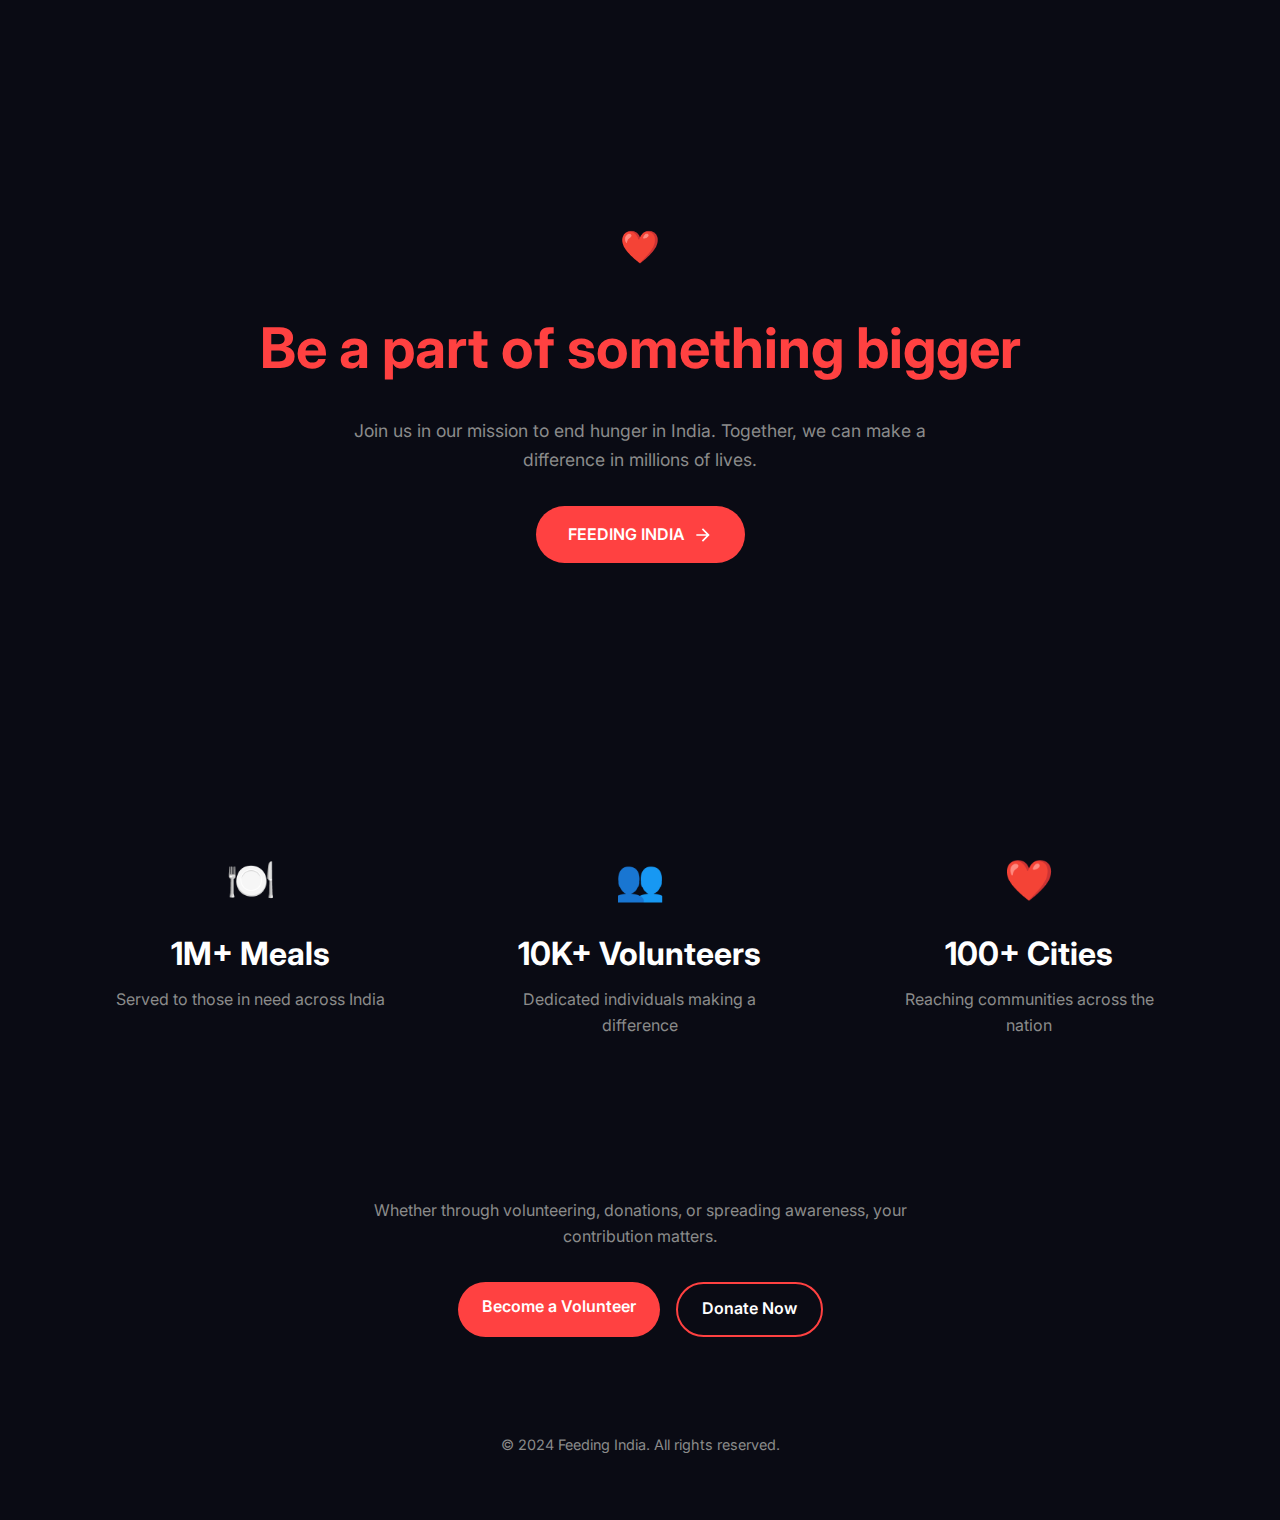
<file: FWD Frontend/index.html>
<!DOCTYPE html>
<html lang="en">
  <head>
    <meta charset="UTF-8" />
    <meta name="viewport" content="width=device-width, initial-scale=1.0" />
    <title>Feeding India</title>
    <link rel="stylesheet" href="styles/landing.css" />
    <link
      href="https://fonts.googleapis.com/css2?family=Inter:wght@400;600;700&display=swap"
      rel="stylesheet"
    />
  </head>
  <body>
    
    <div class="container">
      <!-- Hero Section -->
      <section class="hero">
        <div class="heart-icon">❤️</div>
        <h1>Be a part of something bigger</h1>
        <p class="hero-text">
          Join us in our mission to end hunger in India. Together, we can make a
          difference in millions of lives.
        </p>
        <a href="login.html" class="cta-button">
          FEEDING INDIA
          <svg width="20" height="20" viewBox="0 0 24 24" fill="none">
            <path
              d="M12 4l-1.41 1.41L16.17 11H4v2h12.17l-5.58 5.59L12 20l8-8-8-8z"
              fill="currentColor"
            />
          </svg>
        </a>
      </section>

      <!-- Stats Section -->
      <section class="stats">
        <div class="stat-card">
          <div class="stat-icon">🍽️</div>
          <h2>1M+ Meals</h2>
          <p>Served to those in need across India</p>
        </div>

        <div class="stat-card">
          <div class="stat-icon">👥</div>
          <h2>10K+ Volunteers</h2>
          <p>Dedicated individuals making a difference</p>
        </div>

        <div class="stat-card">
          <div class="stat-icon">❤️</div>
          <h2>100+ Cities</h2>
          <p>Reaching communities across the nation</p>
        </div>
      </section>

      <!-- Call to Action Section -->
      <section class="cta-section">
        <p>
          Whether through volunteering, donations, or spreading awareness, your
          contribution matters.
        </p>
        <div class="cta-buttons">
          <a href="#" class="btn btn-primary">Become a Volunteer</a>
          <a href="#" class="btn btn-secondary">Donate Now</a>
        </div>
      </section>

      <!-- Footer -->
      <footer>
        <p>© 2024 Feeding India. All rights reserved.</p>
      </footer>
    </div>
  </body>
</html>
</file>
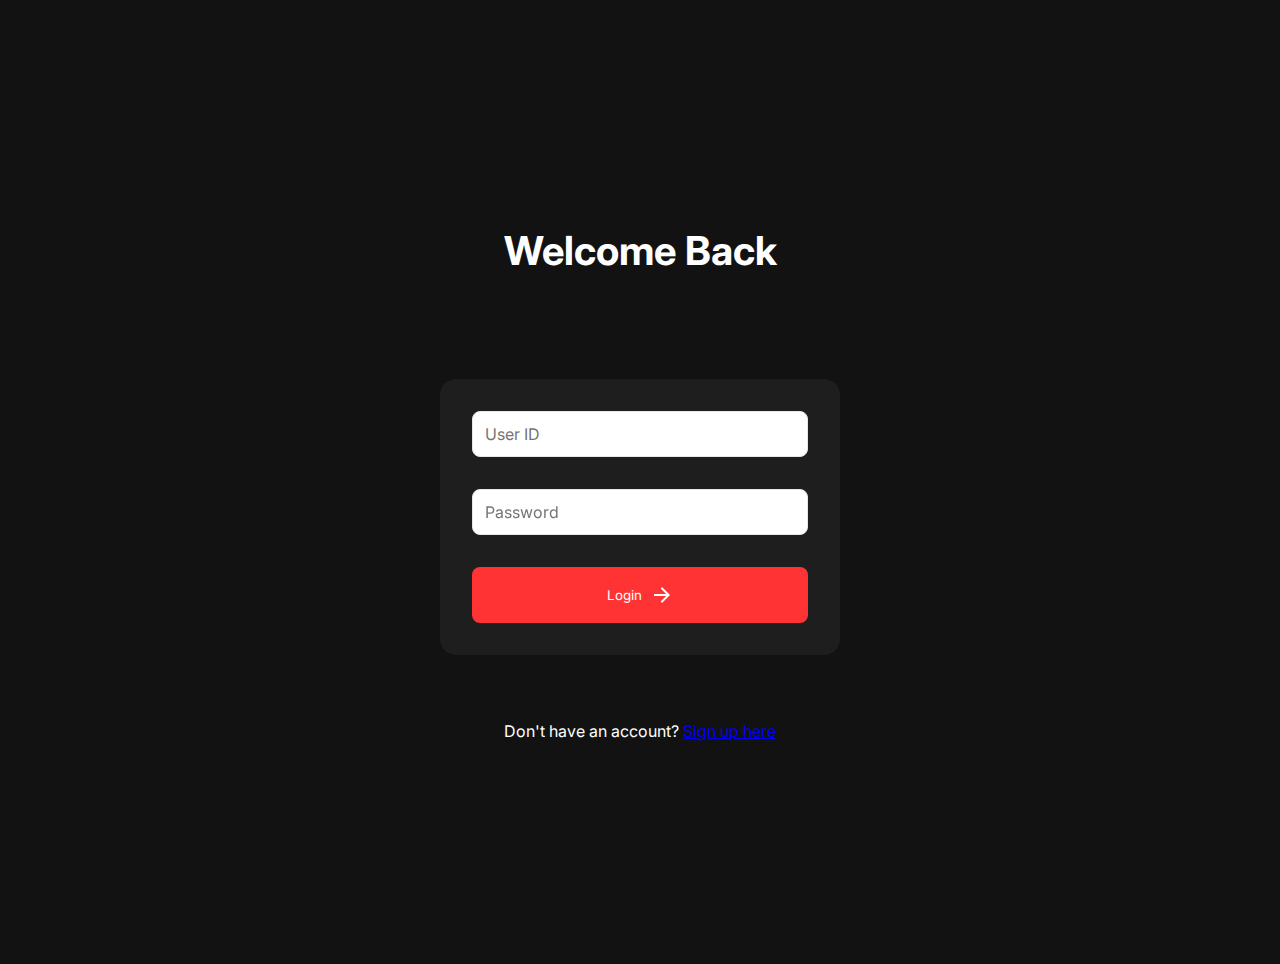
<file: FWD Frontend/login.html>
<!DOCTYPE html>
<html lang="en">
  <head>
    <meta charset="UTF-8" />
    <meta name="viewport" content="width=device-width, initial-scale=1.0" />
    <title>Sign Up - Feeding India</title>
    <link rel="stylesheet" href="styles/main.css" />
    <link rel="stylesheet" href="styles/login.css" />
    <link
      href="https://fonts.googleapis.com/css2?family=Inter:wght@400;600;700&display=swap"
      rel="stylesheet"
    />
  </head>
  <body>
    <div class="container">
      <main class="login-container">
        <h1>Welcome Back</h1>
        <form class="login-form" id="loginForm">
          <div class="form-group">
            <input type="text" class="form-control" id="userId" placeholder="User ID" required>
          </div>
          <div class="form-group">
            <input type="password" class="form-control" id="password" placeholder="Password" required>
          </div>
          <button type="submit" class="btn btn-signup">
            Login
            <svg width="24" height="24" viewBox="0 0 24 24" fill="none">
              <path
                d="M12 4l-1.41 1.41L16.17 11H4v2h12.17l-5.58 5.59L12 20l8-8-8-8z"
                fill="currentColor"
              />
            </svg>
          </button>
        </form>
        <p class="signup-link">Don't have an account? <a href="signup.html">Sign up here</a></p>
      </main>
    </div>

    <script>
      document.getElementById('loginForm').addEventListener('submit', function(e) {
        e.preventDefault();
        
        const userId = document.getElementById('userId').value;
        const password = document.getElementById('password').value;

        // Get stored users (in a real app, this would be a backend API call)
        const users = JSON.parse(localStorage.getItem('users') || '[]');
        const user = users.find(u => u.id === userId && u.password === password);

        if (user) {
          // Redirect based on user type
          switch(user.type) {
            case 'ngo':
              window.location.href = 'ngo-dashboard.html';
              break;
            case 'restaurant':
              window.location.href = 'restaurant-dashboard.html';
              break;
            default:
              alert('Invalid user type');
          }
        } else {
          alert('Invalid credentials');
        }
      });
    </script>
  </body>
</html>
</file>
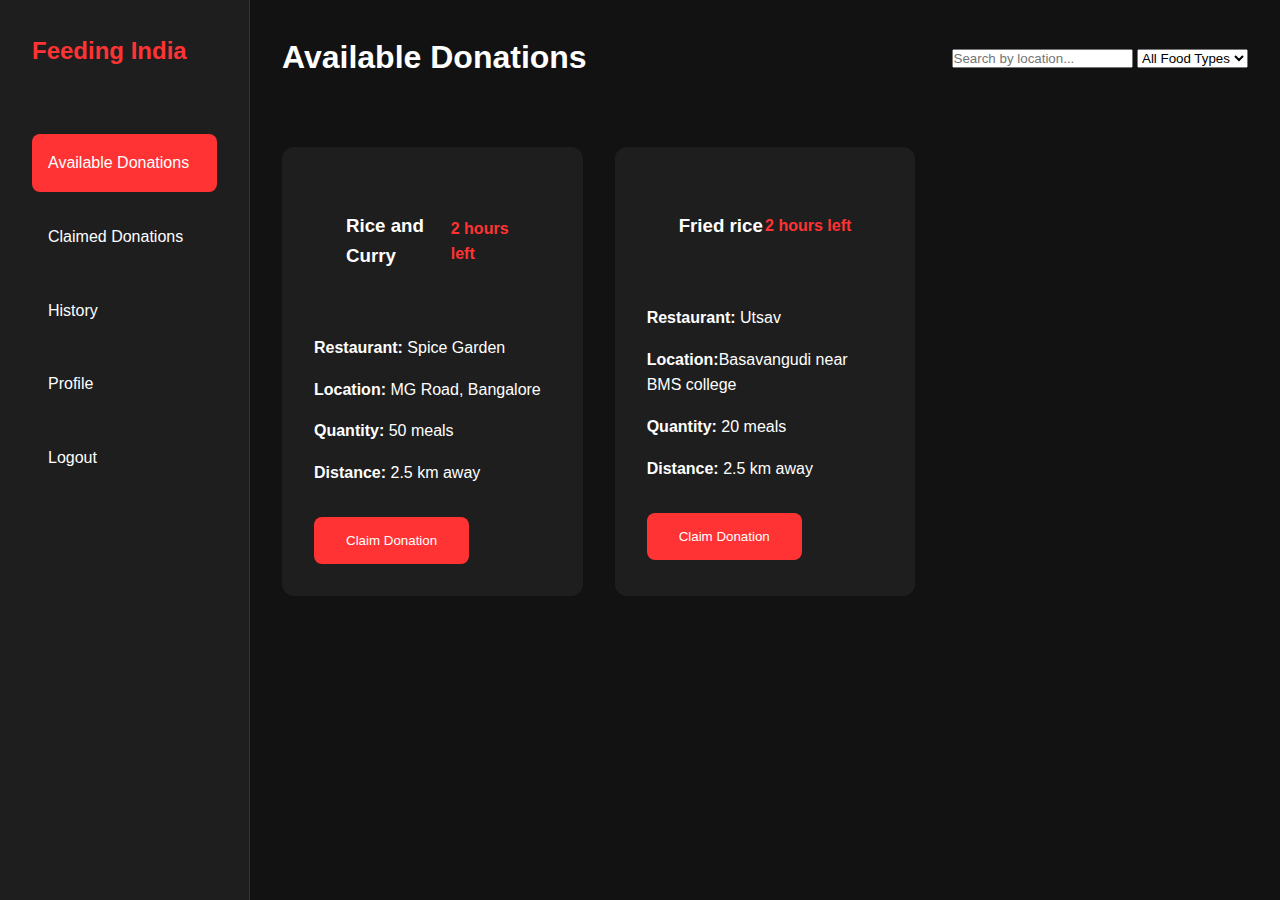
<file: FWD Frontend/ngo-dashboard.html>
<!DOCTYPE html>
<html lang="en">
<head>
    <meta charset="UTF-8">
    <meta name="viewport" content="width=device-width, initial-scale=1.0">
    <title>NGO Dashboard - Feeding India</title>
    <link rel="stylesheet" href="styles/main.css">
    <link rel="stylesheet" href="styles/dashboard.css">
</head>
<body>
    <div class="dashboard-layout">
        <!-- Sidebar -->
        <aside class="sidebar">
            <div class="logo">Feeding India</div>
            <nav>
                <a href="#" class="active">Available Donations</a>
                <a href="#claimed">Claimed Donations</a>
                <a href="#history">History</a>
                <a href="#profile">Profile</a>
                <a href="login.html" class="logout">Logout</a>
            </nav>
        </aside>

        <!-- Main Content -->
        <main class="main-content">
            <header class="dashboard-header">
                <h1>Available Donations</h1>
                <div class="filter-controls">
                    <input type="text" placeholder="Search by location..." class="search-input" padding: 10px;>
                    <select class="filter-select">
                        <option>All Food Types</option>
                        <option>Meals</option>
                        <option>Groceries</option>
                        <option>Beverages</option>
                    </select>
                </div>
            </header>

            <!-- Donation Cards Grid -->
            <div class="donations-grid">
                <!-- Donation Card -->
                <div class="donation-card">
                    <div class="donation-header">
                        <h3>Rice and Curry</h3>
                        <span class="time-left">2 hours left</span>
                    </div>
                    <div class="donation-details">
                        <p><strong>Restaurant:</strong> Spice Garden</p>
                        <p><strong>Location:</strong> MG Road, Bangalore</p>
                        <p><strong>Quantity:</strong> 50 meals</p>
                        <p><strong>Distance:</strong> 2.5 km away</p>
                    </div>
                    <button class="btn btn-primary btn-claim">Claim Donation</button>
                </div>
                <!-- Donation Cards Grid -->
            <div class="donations-grid">
                <!-- Donation Card -->
                <div class="donation-card">
                    <div class="donation-header">
                        <h3>Fried rice</h3>
                        <span class="time-left">2 hours left</span>
                    </div>
                <div class="donation-details">
                    <p><strong>Restaurant:</strong> Utsav</p>
                    <p><strong>Location:</strong>Basavangudi near BMS college</p>
                    <p><strong>Quantity:</strong> 20 meals</p>
                    <p><strong>Distance:</strong> 2.5 km away</p>
                </div>
                <button class="btn btn-primary btn-claim">Claim Donation</button>
            </div>

            
        </main>
    </div>
</body>
</html>
</file>
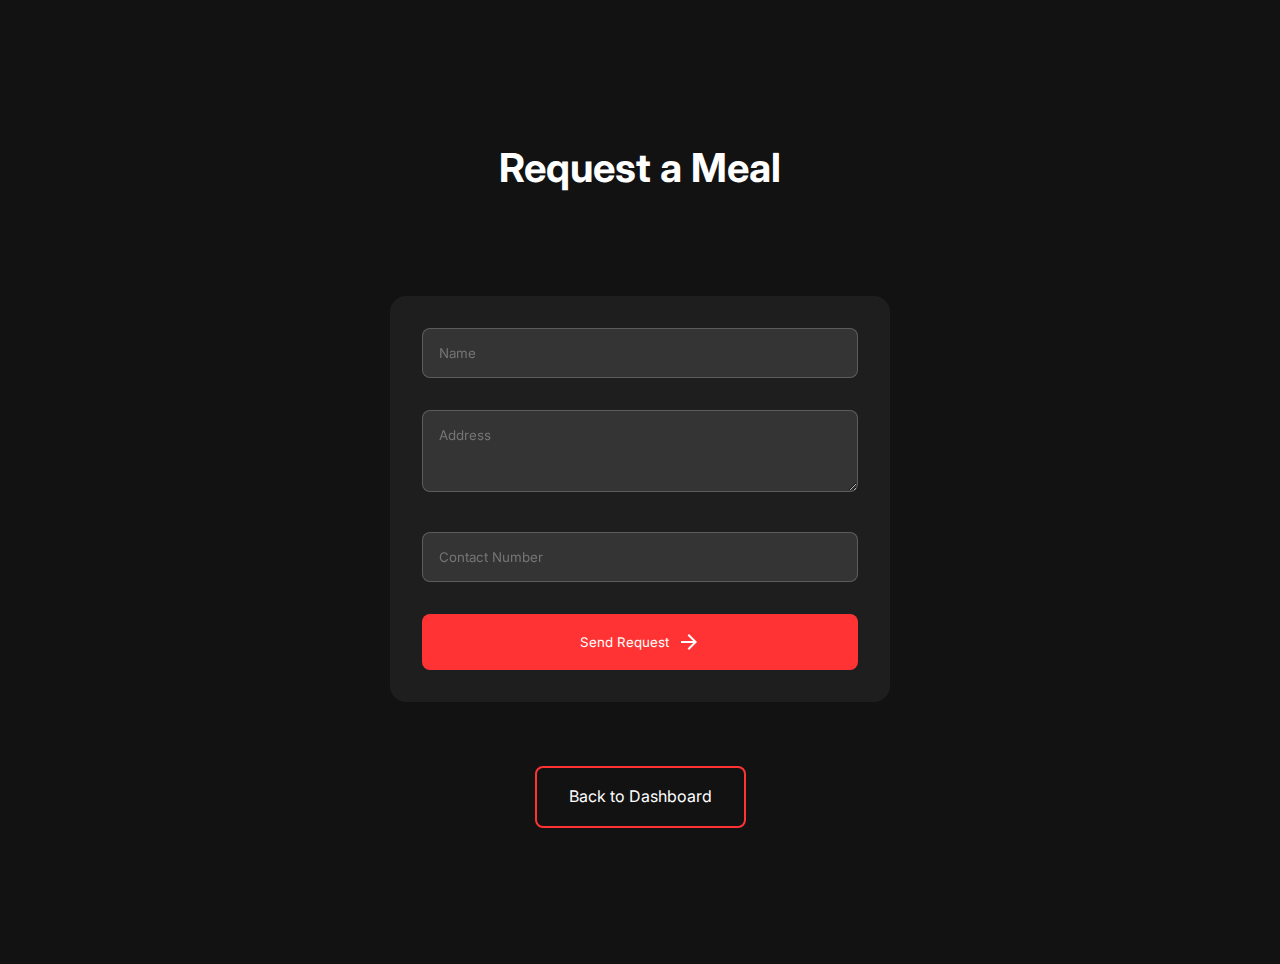
<file: FWD Frontend/request.html>
<!DOCTYPE html>
<html lang="en">
<head>
    <meta charset="UTF-8">
    <meta name="viewport" content="width=device-width, initial-scale=1.0">
    <title>Request a Meal - Feeding India</title>
    <link rel="stylesheet" href="styles/main.css">
    <link rel="stylesheet" href="styles/request.css">
    <link href="https://fonts.googleapis.com/css2?family=Inter:wght@400;600;700&display=swap" rel="stylesheet">
</head>
<body>
    <div class="container">
        <main class="request-container">
            <h1>Request a Meal</h1>
            <form class="request-form">
                <div class="form-group">
                    <input type="text" class="form-control" placeholder="Name" required>
                </div>
                <div class="form-group">
                    <textarea class="form-control" placeholder="Address" rows="3" required></textarea>
                </div>
                <div class="form-group">
                    <input type="tel" class="form-control" placeholder="Contact Number" required>
                </div>
                <button type="submit" class="btn btn-request">
                    Send Request
                    <svg width="24" height="24" viewBox="0 0 24 24" fill="none">
                        <path d="M12 4l-1.41 1.41L16.17 11H4v2h12.17l-5.58 5.59L12 20l8-8-8-8z" fill="currentColor"/>
                    </svg>
                </button>
            </form>
            <a href="ngo-dashboard.html" class="btn btn-back">Back to Dashboard</a>
        </main>
    </div>
</body>
</html>
</file>
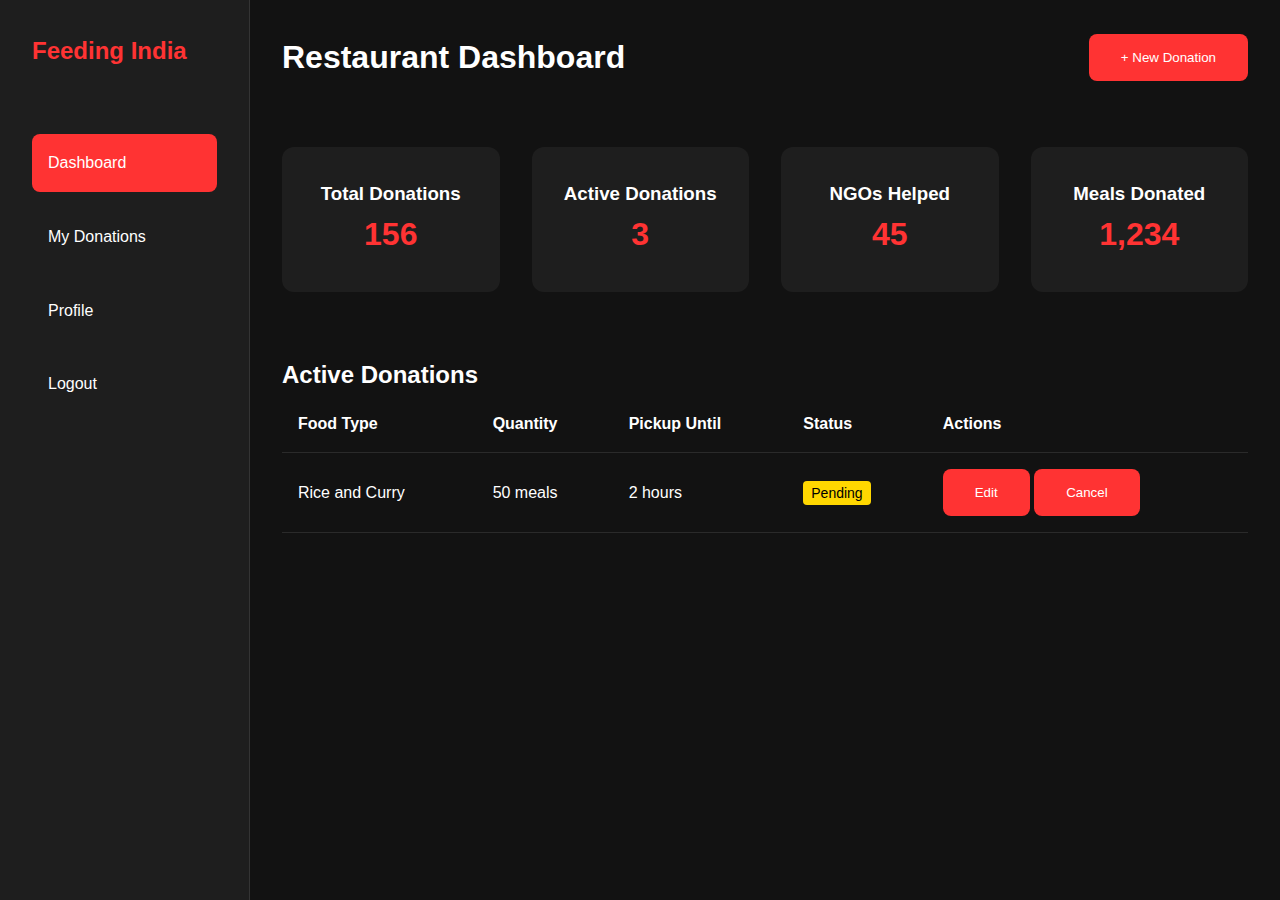
<file: FWD Frontend/restaurant-dashboard.html>
<!DOCTYPE html>
<html lang="en">
<head>
    <meta charset="UTF-8">
    <meta name="viewport" content="width=device-width, initial-scale=1.0">
    <title>Restaurant Dashboard - Feeding India</title>
    <link rel="stylesheet" href="styles/main.css">
    <link rel="stylesheet" href="styles/dashboard.css">
</head>
<body>
    
    <div class="dashboard-layout">
        <!-- Sidebar -->
        <aside class="sidebar">
            <div class="logo">
                <a href="index.html">Feeding India</a>
            </div>
            <nav>
                <a href="restaurant-dashboard.html" class="active">Dashboard</a>
                <a href="#donations">My Donations</a>
                <a href="#profile">Profile</a>
                <a href="index.html" class="logout">Logout</a>
            </nav>
        </aside>

        <!-- Main Content -->
        <main class="main-content">
            <header class="dashboard-header">
                <h1>Restaurant Dashboard</h1>
                <button class="btn btn-primary" id="newDonationBtn">+ New Donation</button>
            </header>

            <!-- Statistics Cards -->
            <div class="stats-grid">
                <div class="stat-card">
                    <h3>Total Donations</h3>
                    <p class="stat-number">156</p>
                </div>
                <div class="stat-card">
                    <h3>Active Donations</h3>
                    <p class="stat-number">3</p>
                </div>
                <div class="stat-card">
                    <h3>NGOs Helped</h3>
                    <p class="stat-number">45</p>
                </div>
                <div class="stat-card">
                    <h3>Meals Donated</h3>
                    <p class="stat-number">1,234</p>
                </div>
            </div>

            <!-- Active Donations Table -->
            <section class="donations-section">
                <h2>Active Donations</h2>
                <div class="table-container">
                    <table class="donations-table">
                        <thead>
                            <tr>
                                <th>Food Type</th>
                                <th>Quantity</th>
                                <th>Pickup Until</th>
                                <th>Status</th>
                                <th>Actions</th>
                            </tr>
                        </thead>
                        <tbody>
                            <tr>
                                <td>Rice and Curry</td>
                                <td>50 meals</td>
                                <td>2 hours</td>
                                <td><span class="status pending">Pending</span></td>
                                <td>
                                    <button class="btn btn-small">Edit</button>
                                    <button class="btn btn-small btn-danger">Cancel</button>
                                </td>
                            </tr>
                            <!-- Add more rows as needed -->
                        </tbody>
                    </table>
                </div>
            </section>
        </main>

        <!-- Donation Modal -->
        <div class="modal" id="donationModal">
            <div class="modal-content">
                <h2>Create New Donation</h2>
                <form class="donation-form">
                    <div class="form-group">
                        <label>Food Type</label>
                        <input type="text" class="form-control" required>
                    </div>
                    <div class="form-group">
                        <label>Quantity (in meals)</label>
                        <input type="number" class="form-control" required>
                    </div>
                    <div class="form-group">
                        <label>Pickup Location</label>
                        <input type="text" class="form-control" required>
                    </div>
                    <div class="form-group">
                        <label>Available Until</label>
                        <input type="datetime-local" class="form-control" required>
                    </div>
                    <div class="form-group">
                        <label>Additional Notes</label>
                        <textarea class="form-control"></textarea>
                    </div>
                    <div class="modal-actions">
                        <button type="submit" class="btn btn-primary">Create Donation</button>
                        <button type="button" class="btn btn-secondary" id="closeModal">Cancel</button>
                    </div>
                </form>
            </div>
        </div>
    </div>
</body>
</html>
</file>
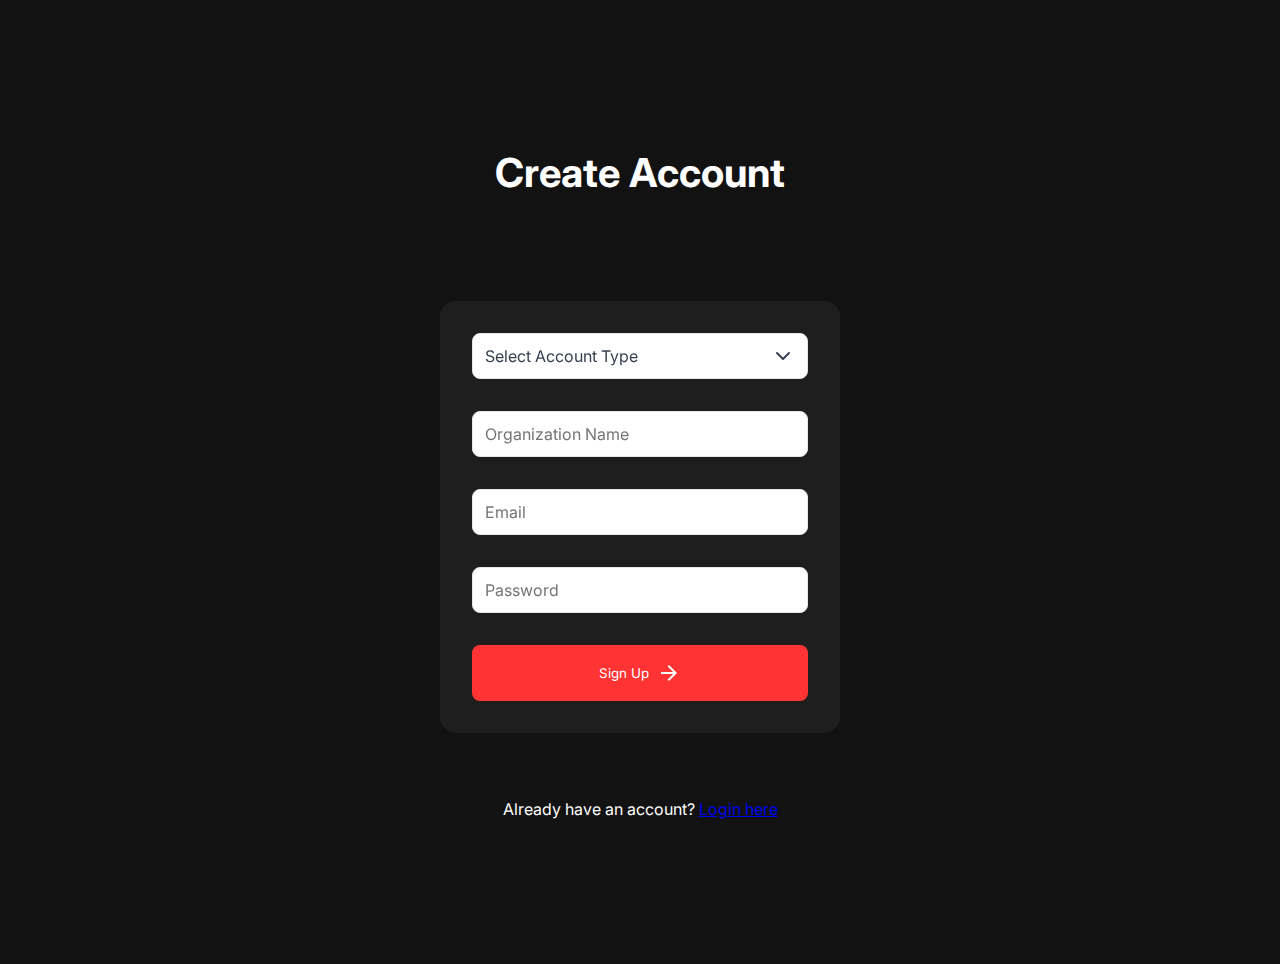
<file: FWD Frontend/signup.html>
<!DOCTYPE html>
<html lang="en">
<head>
    <meta charset="UTF-8">
    <meta name="viewport" content="width=device-width, initial-scale=1.0">
    <title>Sign Up - Feeding India</title>
    <link rel="stylesheet" href="styles/main.css">
    <link rel="stylesheet" href="styles/login.css">
    <link href="https://fonts.googleapis.com/css2?family=Inter:wght@400;600;700&display=swap" rel="stylesheet">
</head>
<body>
    <div class="container">
        <main class="login-container">
            <h1>Create Account</h1>
            <form class="login-form" id="signupForm">
                <div class="form-group">
                    <select class="form-control" id="userType" required>
                        <option value="" color="white">Select Account Type</option>
                        <option value="ngo">NGO</option>
                        <option value="restaurant">Restaurant</option>
                    </select>
                </div>
                <div class="form-group">
                    <input type="text" class="form-control" id="name" placeholder="Organization Name" required>
                </div>
                <div class="form-group">
                    <input type="email" class="form-control" id="email" placeholder="Email" required>
                </div>
                <div class="form-group">
                    <input type="password" class="form-control" id="password" placeholder="Password" required>
                </div>
                <button type="submit" class="btn btn-signup">
                    Sign Up
                    <svg width="24" height="24" viewBox="0 0 24 24" fill="none">
                        <path d="M12 4l-1.41 1.41L16.17 11H4v2h12.17l-5.58 5.59L12 20l8-8-8-8z" fill="currentColor"/>
                    </svg>
                </button>
            </form>
            <p class="login-link">Already have an account? <a href="login.html">Login here</a></p>
        </main>
    </div>

    <script>
        document.getElementById('signupForm').addEventListener('submit', function(e) {
            e.preventDefault();
            
            const userType = document.getElementById('userType').value;
            const name = document.getElementById('name').value;
            const email = document.getElementById('email').value;
            const password = document.getElementById('password').value;

            // Generate a unique ID (in a real application, this would be done by the backend)
            const userId = `${userType}_${Date.now()}`;

            // Store user data (in a real application, this would be sent to a backend)
            const userData = {
                id: userId,
                type: userType,
                name: name,
                email: email,
                password: password // In a real app, this should be properly hashed
            };

            // Store in localStorage (temporary solution - in real app, use proper backend)
            let users = JSON.parse(localStorage.getItem('users') || '[]');
            users.push(userData);
            localStorage.setItem('users', JSON.stringify(users));

            alert(`Account created successfully! Your ID is: ${userId}`);
            window.location.href = 'login.html';
        });
    </script>
</body>
</html>
</file>
<file: FWD Frontend/styles/landing.css>
:root {
    --dark-bg: #0a0b14;
    --accent-red: #ff4141;
    --text-light: #ffffff;
    --text-gray: #8b8b8b;
}

* {
    margin: 0;
    padding: 0;
    box-sizing: border-box;
    font-family: 'Inter', sans-serif;
}

body {
    background-color: var(--dark-bg);
    color: var(--text-light);
    line-height: 1.6;
}

.container {
    max-width: 1200px;
    margin: 0 auto;
    padding: 2rem;
}

/* Hero Section */
.hero {
    min-height: 80vh;
    display: flex;
    flex-direction: column;
    align-items: center;
    justify-content: center;
    text-align: center;
    padding: 4rem 1rem;
}

.heart-icon {
    font-size: 2rem;
    margin-bottom: 2rem;
}

.hero h1 {
    font-size: 3.5rem;
    color: var(--accent-red);
    margin-bottom: 1.5rem;
    font-weight: 700;
}

.hero-text {
    max-width: 600px;
    color: var(--text-gray);
    margin-bottom: 2rem;
    font-size: 1.1rem;
}

.cta-button {
    background-color: var(--accent-red);
    color: var(--text-light);
    padding: 1rem 2rem;
    border-radius: 50px;
    text-decoration: none;
    display: inline-flex;
    align-items: center;
    gap: 0.5rem;
    font-weight: 600;
    transition: transform 0.3s ease;
}

.cta-button:hover {
    transform: translateY(-2px);
}

/* Stats Section */
.stats {
    display: grid;
    grid-template-columns: repeat(3, 1fr);
    gap: 2rem;
    padding: 4rem 0;
}

.stat-card {
    text-align: center;
    padding: 2rem;
}

.stat-icon {
    font-size: 2.5rem;
    margin-bottom: 1rem;
}

.stat-card h2 {
    font-size: 2rem;
    margin-bottom: 0.5rem;
    color: var(--text-light);
}

.stat-card p {
    color: var(--text-gray);
}

/* CTA Section */
.cta-section {
    text-align: center;
    padding: 4rem 0;
}

.cta-section p {
    color: var(--text-gray);
    max-width: 600px;
    margin: 0 auto 2rem;
}

.cta-buttons {
    display: flex;
    gap: 1rem;
    justify-content: center;
}

.btn {
    padding: 0.8rem 1.5rem;
    border-radius: 50px;
    text-decoration: none;
    font-weight: 600;
    transition: transform 0.3s ease;
}

.btn-primary {
    background-color: var(--accent-red);
    color: var(--text-light);
}

.btn-secondary {
    background-color: transparent;
    color: var(--text-light);
    border: 2px solid var(--accent-red);
}

.btn:hover {
    transform: translateY(-2px);
}

/* Footer */
footer {
    text-align: center;
    padding: 2rem 0;
    color: var(--text-gray);
    font-size: 0.9rem;
}

/* Responsive Design */
@media (max-width: 768px) {
    .hero h1 {
        font-size: 2.5rem;
    }

    .stats {
        grid-template-columns: 1fr;
    }

    .cta-buttons {
        flex-direction: column;
        align-items: center;
    }

    .btn {
        width: 100%;
        max-width: 300px;
        text-align: center;
    }
}
</file>
<file: FWD Frontend/styles/main.css>
:root {
  --dark-bg: #121212;
  --accent-red: #ff3333;
  --text-light: #ffffff;
  --text-gray: #a0a0a0;
  --spacing-sm: 1rem;
  --spacing-md: 2rem;
  --spacing-lg: 4rem;
}

* {
  margin: 0;
  padding: 0;
  box-sizing: border-box;
  font-family: 'Inter', sans-serif;
}

body {
  background-color: var(--dark-bg);
  color: var(--text-light);
  line-height: 1.6;
}

.container {
  max-width: 1200px;
  margin: 0 auto;
  padding: var(--spacing-md);
}

.btn {
  background-color: var(--accent-red);
  color: var(--text-light);
  border: none;
  padding: 1rem 2rem;
  border-radius: 8px;
  cursor: pointer;
  transition: brightness 0.3s ease;
  text-decoration: none;
  display: inline-flex;
  align-items: center;
  gap: 0.5rem;
}

.btn:hover {
  filter: brightness(1.2);
}

.form-group {
  margin-bottom: var(--spacing-md);

}

.form-control {
  width: 100%;
  padding: 1rem;
  background: rgba(255, 255, 255, 0.1);
  border: 1px solid rgba(255, 255, 255, 0.2);
  border-radius: 8px;
}

.landing {
  min-height: 100vh;
  display: flex;
  flex-direction: column;
  justify-content: center;
  align-items: center;
  text-align: center;
  gap: var(--spacing-md);
}

.greeting {
  font-size: 3rem;
  font-weight: 700;
}

.headline {
  font-size: 2rem;
  color: var(--text-gray);
  margin-bottom: var(--spacing-md);
}

/* Media Queries for Responsiveness */
@media (max-width: 768px) {
  .greeting {
    font-size: 2rem;
  }
  
  .headline {
    font-size: 1.5rem;
  }
  
  .container {
    padding: var(--spacing-sm);
  }
}
</file>
<file: FWD Frontend/styles/login.css>
.login-container {
    min-height: 100vh;
    display: flex;
    flex-direction: column;
    justify-content: center;
    align-items: center;
    gap: var(--spacing-lg);
}

.login-container h1 {
    font-size: 2.5rem;
    margin-bottom: var(--spacing-md);
}

.login-form {
    width: 100%;
    max-width: 400px;
    padding: var(--spacing-md);
    background: rgba(255, 255, 255, 0.05);
    border-radius: 16px;
    backdrop-filter: blur(10px);
}

.login-options {
    text-align: center;
}

.login-options h2 {
    font-size: 1.2rem;
    color: var(--text-gray);
    margin-bottom: var(--spacing-md);
}

.options-buttons {
    display: flex;
    gap: var(--spacing-md);
    flex-wrap: wrap;
    justify-content: center;
}

.btn-option {
    background-color: transparent;
    border: 2px solid var(--accent-red);
}

.btn-option:hover {
    background-color: var(--accent-red);
}

.btn-signup {
    width: 100%;
    justify-content: center;
}

/* Responsive Design */
@media (max-width: 768px) {
    .login-form {
        padding: var(--spacing-sm);
    }

    .options-buttons {
        flex-direction: column;
    }

    .btn-option {
        width: 100%;
        text-align: center;
        justify-content: center;
    }
}

.form-control {
    width: 100%;
    padding: 12px;
    border: 1px solid #E5E7EB;
    border-radius: 8px;
    font-family: 'Inter', sans-serif;
    font-size: 16px;
    color: #374151;
    background-color: white;
}

select.form-control {
    appearance: none;
    -webkit-appearance: none;
    -moz-appearance: none;
    background-image: url("data:image/svg+xml,%3Csvg xmlns='http://www.w3.org/2000/svg' width='24' height='24' viewBox='0 0 24 24' fill='none' stroke='%23374151' stroke-width='2' stroke-linecap='round' stroke-linejoin='round'%3E%3Cpolyline points='6 9 12 15 18 9'%3E%3C/polyline%3E%3C/svg%3E");
    background-repeat: no-repeat;
    background-position: right 12px center;
    padding-right: 40px;
}
</file>
<file: FWD Frontend/styles/dashboard.css>
.dashboard {
    min-height: 100vh;
    display: flex;
    flex-direction: column;
    align-items: center;
    justify-content: center;
    gap: var(--spacing-lg);
}

.dashboard h1 {
    font-size: 2.5rem;
    text-align: center;
}

.dashboard-options {
    display: grid;
    grid-template-columns: repeat(3, 1fr);
    gap: var(--spacing-md);
    width: 100%;
    max-width: 800px;
}

.btn-dashboard {
    padding: var(--spacing-lg);
    text-align: center;
    justify-content: center;
    font-size: 1.2rem;
    font-weight: 600;
}

.btn-logout {
    background-color: transparent;
    border: 2px solid var(--accent-red);
}

/* Responsive Design */
@media (max-width: 768px) {
    .dashboard-options {
        grid-template-columns: 1fr;
    }

    .dashboard h1 {
        font-size: 2rem;
    }
}

.dashboard-layout {
    display: grid;
    grid-template-columns: 250px 1fr;
    min-height: 100vh;
}

.sidebar {
    background: rgba(255, 255, 255, 0.05);
    padding: var(--spacing-md);
    border-right: 1px solid rgba(255, 255, 255, 0.1);
}

.logo {
    font-size: 1.5rem;
    font-weight: 700;
    color: var(--accent-red);
    margin-bottom: var(--spacing-lg);
}

.logo a {
    color: inherit;
    text-decoration: none;
}

.sidebar nav {
    display: flex;
    flex-direction: column;
    gap: var(--spacing-sm);
}

.sidebar nav a {
    color: var(--text-light);
    text-decoration: none;
    padding: var(--spacing-sm);
    border-radius: 8px;
    transition: all 0.3s ease;
}

.sidebar nav a:hover,
.sidebar nav a.active {
    background: var(--accent-red);
}

.main-content {
    padding: var(--spacing-md);
}

.dashboard-header {
    display: flex;
    justify-content: space-between;
    align-items: center;
    margin-bottom: var(--spacing-lg);
}

.stats-grid {
    display: grid;
    grid-template-columns: repeat(auto-fit, minmax(200px, 1fr));
    gap: var(--spacing-md);
    margin-bottom: var(--spacing-lg);
}

.stat-card {
    background: rgba(255, 255, 255, 0.05);
    padding: var(--spacing-md);
    border-radius: 12px;
    text-align: center;
}

.stat-number {
    font-size: 2rem;
    font-weight: 700;
    color: var(--accent-red);
}

.donations-grid {
    display: grid;
    grid-template-columns: repeat(auto-fill, minmax(300px, 1fr));
    gap: var(--spacing-md);
    margin-bottom: 
}

.donation-card {
    background: rgba(255, 255, 255, 0.05);
    border-radius: 12px;
    padding: var(--spacing-md);
}

.donation-header {
    display: flex;
    justify-content: space-between;
    align-items: center;
    margin-bottom: var(--spacing-md);
    padding: var(--spacing-md);
    
}

.time-left {
    color: var(--accent-red);
    font-weight: 600;
}

.donation-details {
    margin-bottom: var(--spacing-md);
}

.donation-details p {
    margin-bottom: var(--spacing-sm);
}

.modal {
    display: none;
    position: fixed;
    top: 0;
    left: 0;
    width: 100%;
    height: 100%;
    background: rgba(0, 0, 0, 0.8);
    align-items: center;
    justify-content: center;
}

.modal-content {
    background: var(--dark-bg);
    padding: var(--spacing-lg);
    border-radius: 16px;
    width: 90%;
    max-width: 600px;
}

.donations-table {
    width: 100%;
    border-collapse: collapse;
}

.donations-table th,
.donations-table td {
    padding: var(--spacing-sm);
    text-align: left;
    border-bottom: 1px solid rgba(255, 255, 255, 0.1);
}

.status {
    padding: 4px 8px;
    border-radius: 4px;
    font-size: 0.875rem;
}

.status.pending {
    background: #ffd700;
    color: #000;
}

/* Responsive Design */
@media (max-width: 768px) {
    .dashboard-layout {
        grid-template-columns: 1fr;
    }

    .sidebar {
        display: none;
    }

    .stats-grid {
        grid-template-columns: 1fr 1fr;
    }

    .donations-grid {
        grid-template-columns: 1fr;
    }
}
</file>
<file: FWD Frontend/styles/request.css>
.request-container {
    min-height: 100vh;
    display: flex;
    flex-direction: column;
    align-items: center;
    justify-content: center;
    gap: var(--spacing-lg);
}

.request-container h1 {
    font-size: 2.5rem;
    margin-bottom: var(--spacing-md);
}

.request-form {
    width: 100%;
    max-width: 500px;
    padding: var(--spacing-md);
    background: rgba(255, 255, 255, 0.05);
    border-radius: 16px;
    backdrop-filter: blur(10px);
}

.btn-request {
    width: 100%;
    justify-content: center;
}

.btn-back {
    background-color: transparent;
    border: 2px solid var(--accent-red);
}
</file>
